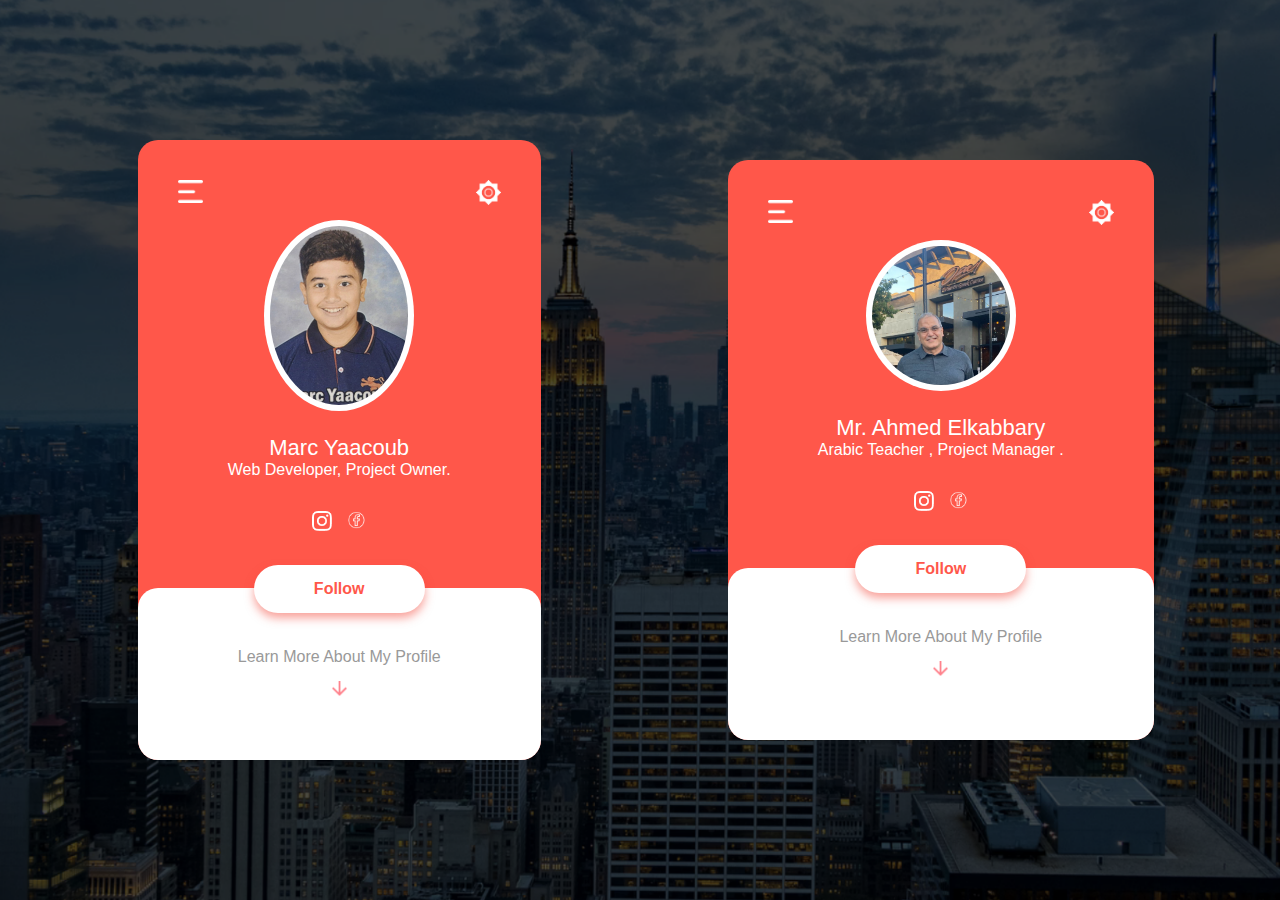
<file: About the manager.html>
<!DOCTYPE html>
<html>
<head>
    <meta name="viewport" content="width=device-width, initial-scale=1.0">
    <title>Profile Card Design - Easy Tutorials</title>
    <link rel="stylesheet" href="style.css">
</head>
<body>
    <div class="main-container"> 
        <div class="card-container"> 
            <div class="profile-box">
                <img src="images/menu.png" class="menu-icon">
                <img src="images/setting.png" class="setting-icon">
                <img src="images/profile-pic.png" class="profile-pic">
                <h3>Marc Yaacoub</h3>
                <p>Web Developer, Project Owner.</p>
                <div class="social-media">
                    <a href="https://www.instagram.com/jacob.marc_?utm_source=qr&igsh=MW9mZ2pxZ2JlNWg5Mg=="><img src="images/instagram.png"></a>
                    <a href="https://www.facebook.com/profile.php?id=100082941660555"><img src="images/dribble.png"></a>
                </div>
                <button type="button">Follow</button>
                <div class="profile-bottom">
                    <p>Learn More About My Profile</p>
                    <img src="images/arrow.png">
                </div>
            </div>
        </div>
        <div class="card-container">
            <div class="profile-box">
                <img src="images/menu.png" class="menu-icon">
                <img src="images/setting.png" class="setting-icon">
                <img src="images/kabari.png" class="profile-pic">
                <h3>Mr. Ahmed Elkabbary </h3>
                <p>Arabic Teacher , Project Manager .</p>
                <div class="social-media">
                    <a href="https://www.instagram.com/elkabbary73?igsh=MTIza3h4N2ZyOWd5Zg=="><img src="images/instagram.png"></a>
                    <a href="https://www.facebook.com/profile.php?id=100065702774601"><img src="images/dribble.png"></a>
                </div>
                <button type="button">Follow</button>
                <div class="profile-bottom">
                    <p>Learn More About My Profile</p>
                    <img src="images/arrow.png">
                </div>
            </div>
        </div>
    </div>
</body>
</html>
</file>
<file: style.css>
* {
    margin: 0;
    padding: 0;
    box-sizing: border-box;
    font-family: 'poppins', sans-serif;
}

.main-container { 
    width: 100%;
    height: 100vh;
    background-image: url(images/background.png);
    background-size: cover;
    background-position: center;
    display: flex; /* جعل الحاويات بجانب بعضها */
    justify-content: center; /* توسيط الحاويات أفقيًا */
    align-items: center; /* توسيط الحاويات رأسيًا */
}

.card-container {
    width: 50%; /* تحديد عرض الحاويات */
    display: flex;
    justify-content: center;
    align-items: center;
}

.profile-box {
    background: #ff574a;
    text-align: center;
    padding: 40px 90px;
    color: #fff;
    position: relative;
    border-radius: 20px;
}

/* باقي أنماط CSS */
*{
    margin: 0;
    padding: 0;
    box-sizing: border-box;
    font-family: 'poppins', sans-serif;
}

.container{
    width: 100%;
    height: 100vh;
    background-image: url(images/background.png);
    background-size: cover;
    background-position: center;
    display: flex;
    align-items: center;
    justify-content: c;
}

.profile-box{
    background: #ff574a;
    text-align: center;
    padding: 40px 90px;
    color: #fff;
    position: relative;
    border-radius: 20px;
}

.menu-icon{
    width: 25px;
    position: absolute;
    left: 40px;
    top: 40px;
}

.menu-icon{
    width: 25px;
    position: absolute;
    left: 40px;
    top: 40px;
}
.setting-icon{
    width: 25px;
    position: absolute;
    right: 40px;
    top: 40px;
}

.profile-pic {
    width: 150px;
    border-radius: 50%; 
    background: #fff;
    padding: 6px;
    margin-top: 40px;
}

.profile-bottom{
    background-color: #fff;
    color: #999;
    padding: 60px 0;
    margin-right: -90px;
    margin-left: -90px;
    margin-bottom: -40px;
    border-radius: 20px;
    margin-top: -10px;

}
.profile-bottom img{
    width: 15px;
    margin-top: 15px;
    cursor: pointer;
}
.profile-box button{
    background: #fff;
    color: #ff574a;
    border: none;
    outline: none;
    box-shadow: 0 5px 10px rgba(244, 67, 54, 0.5);
    padding: 15px 60px;
    cursor: pointer;
    border-radius: 30px;
    margin-bottom: -50px;
    font-weight: 600;
    font-size: 16px;

}
.profile-box h3{
    font-size: 22px;
    margin-top: 20px;
    font-weight: 500;
}
.social-media img{
    width: 20px;
    margin: 30px 5px;
    cursor: pointer;

}
.card-container {
    width: 45vw; /* تأخذ 45% من عرض الشاشة */
    display: flex;
    justify-content: center;
    align-items: center;
    margin: 0 1vw; /* هامش */
}
</file>
